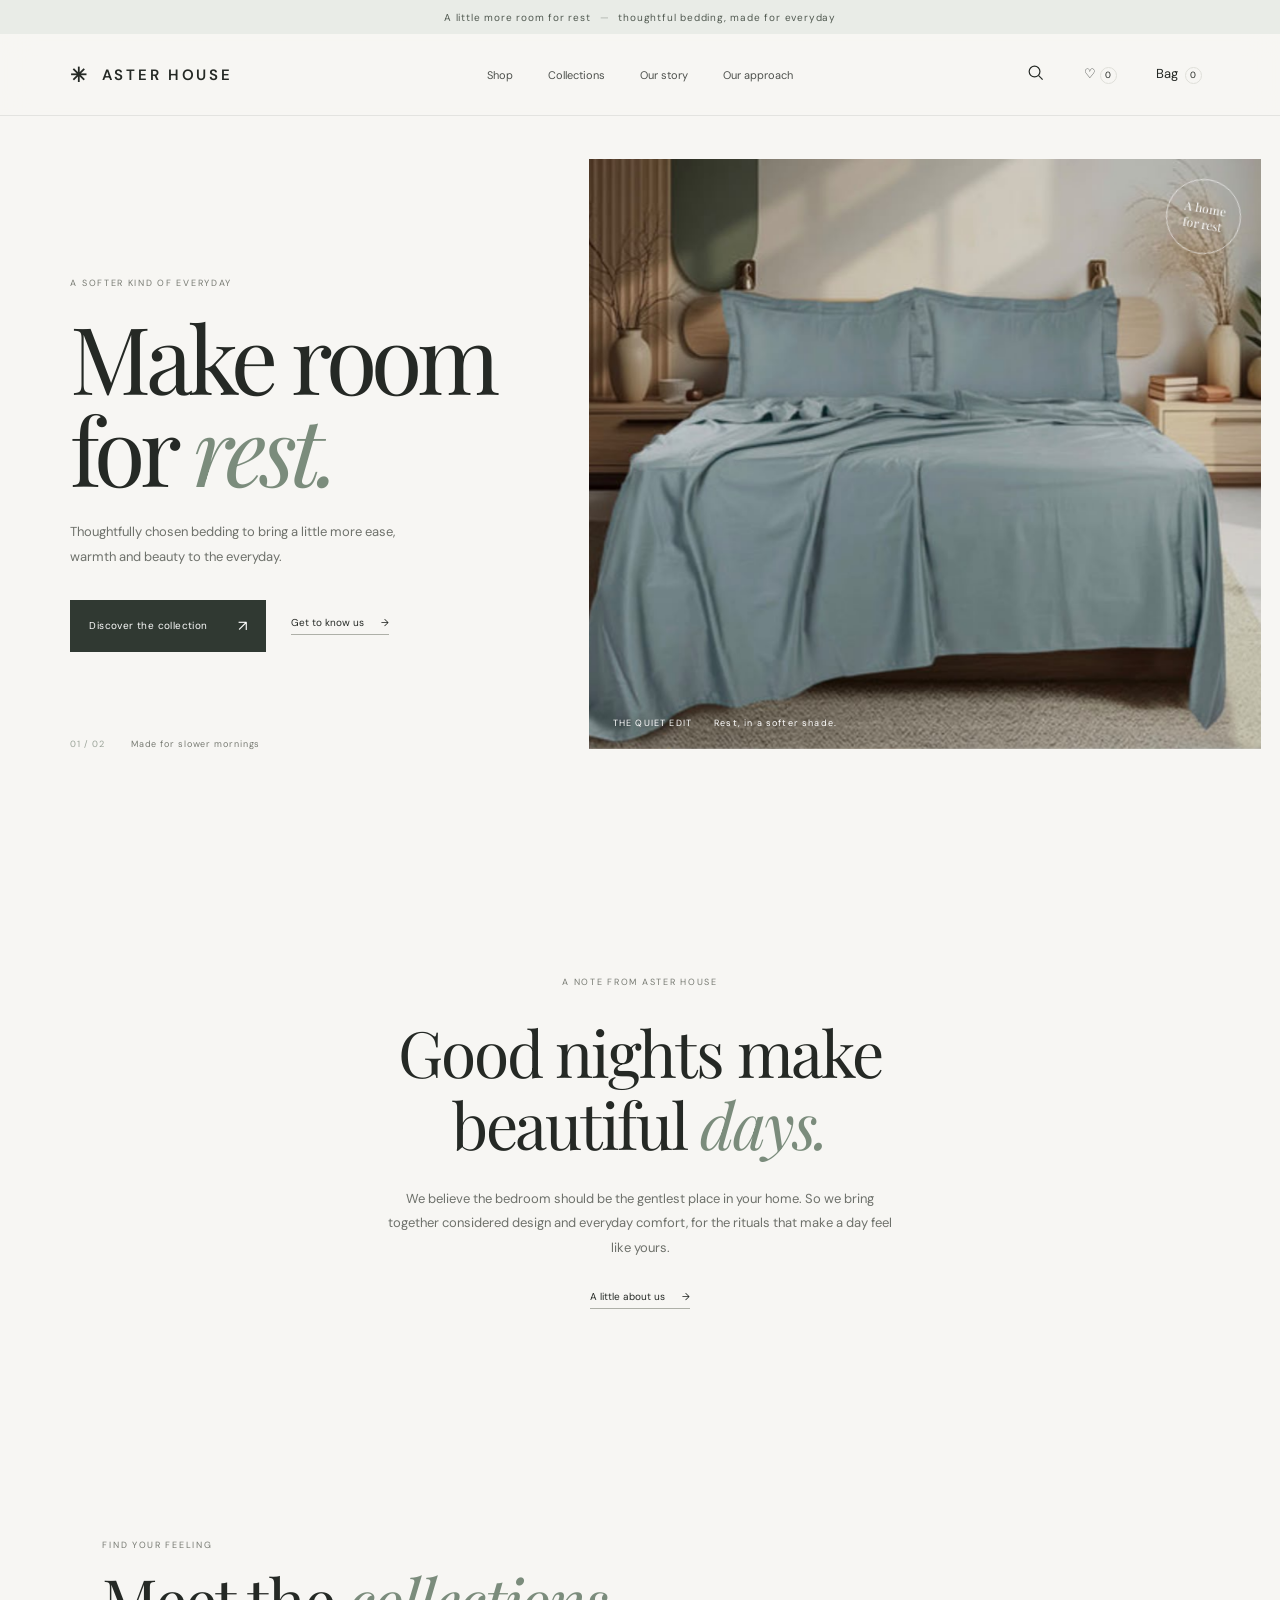
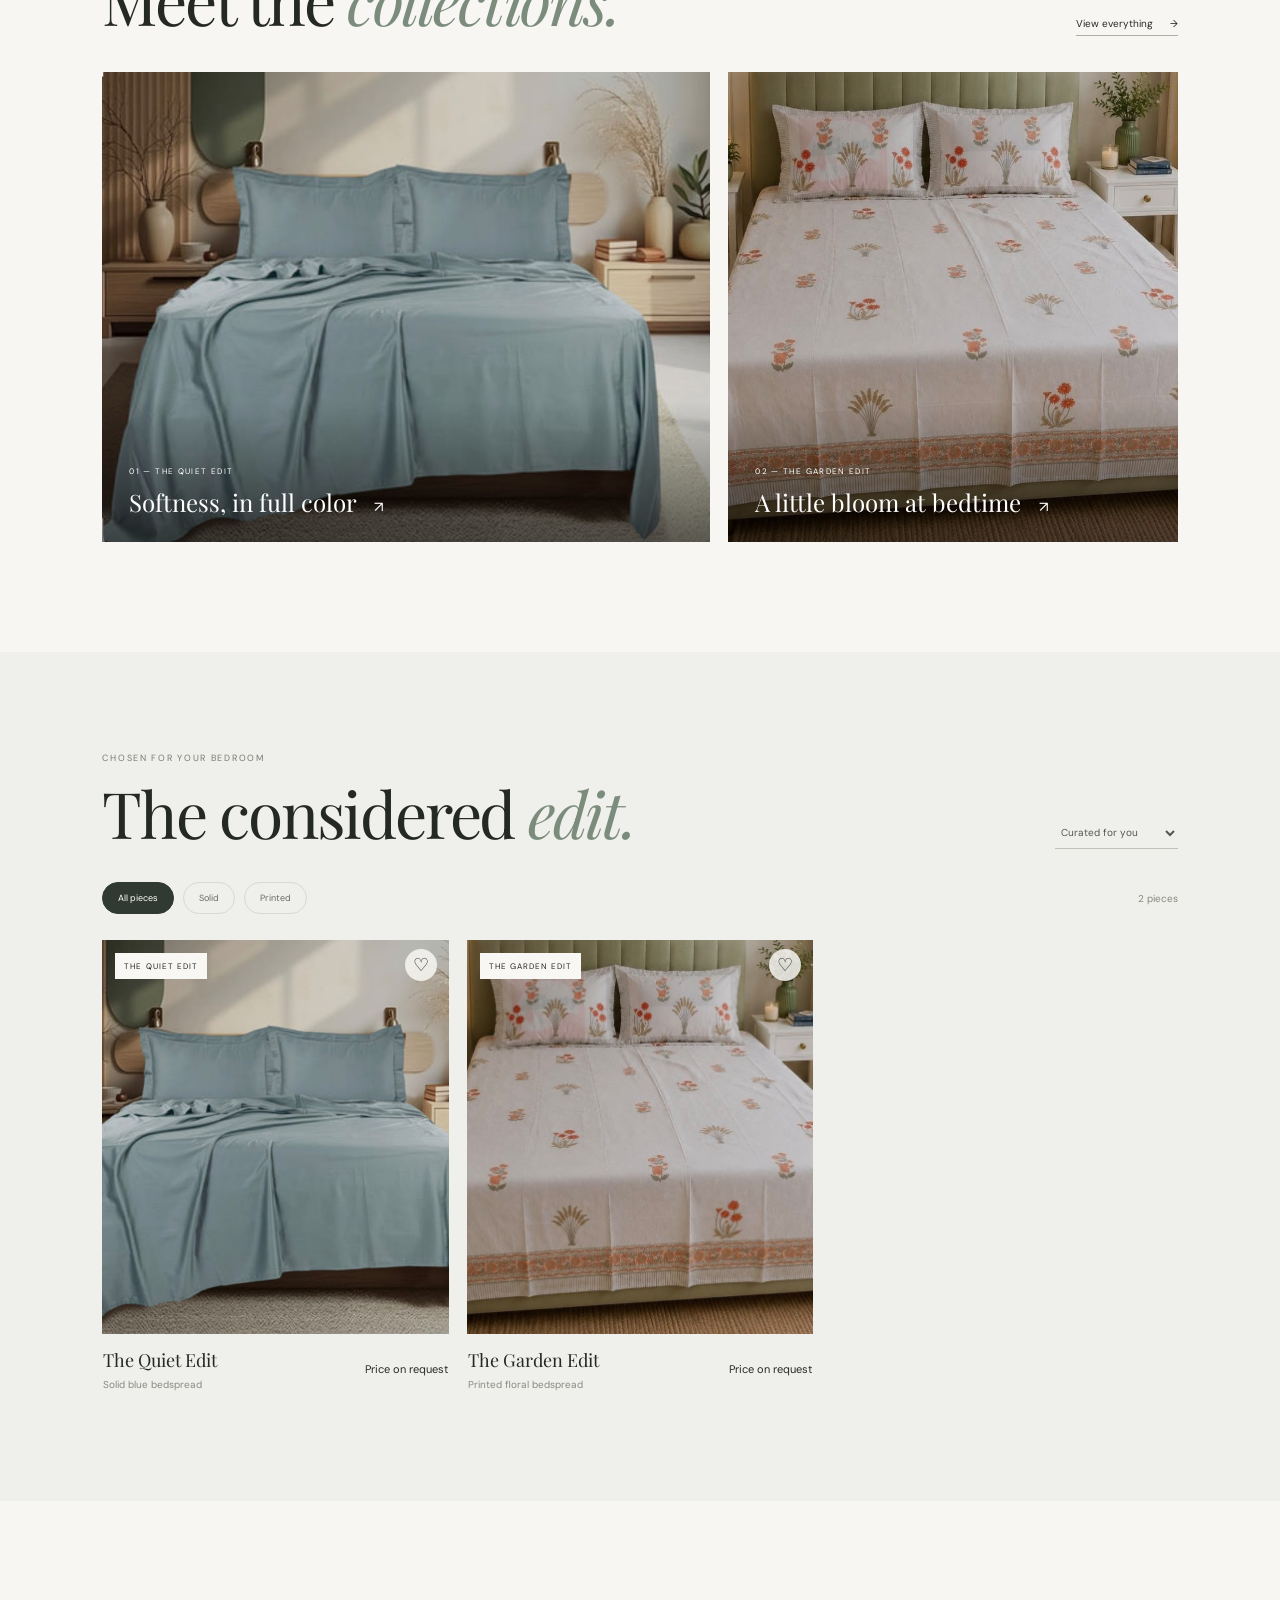
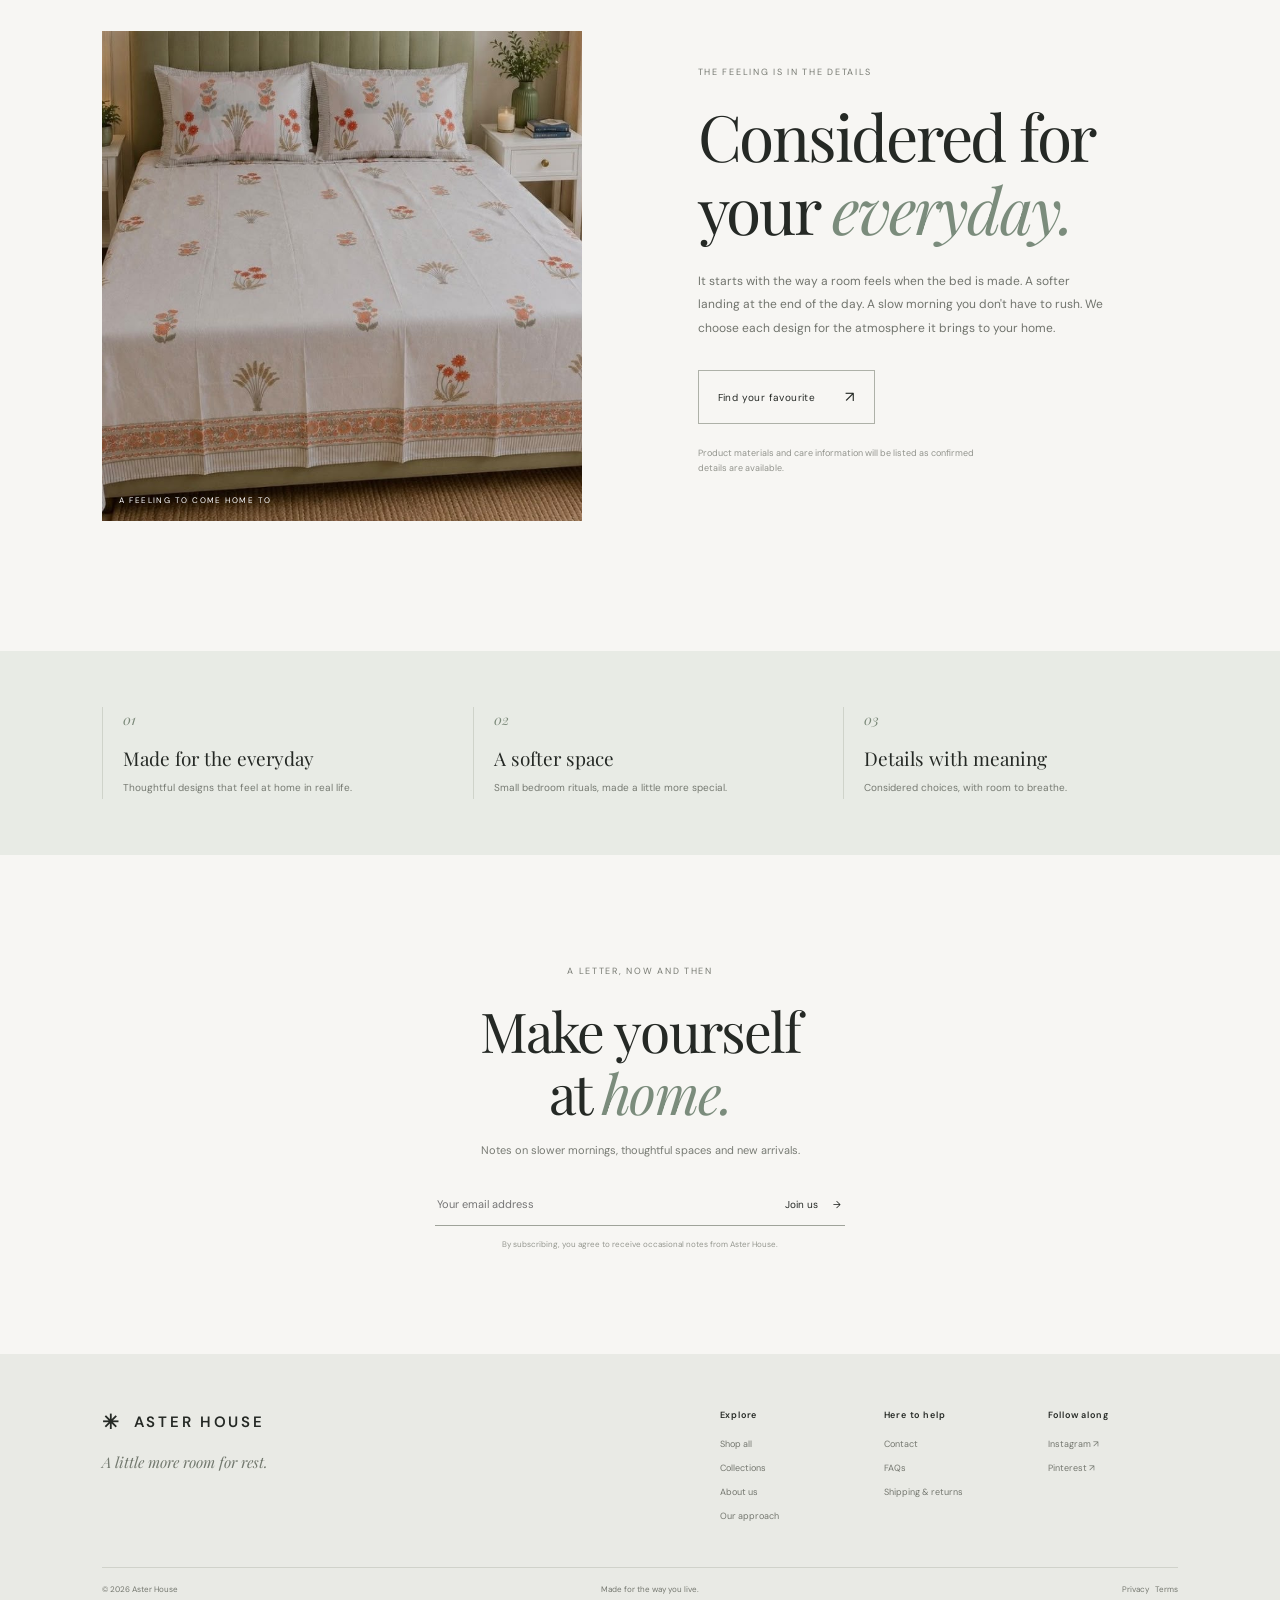
<file: index.html>
<!doctype html>
<html lang="en">
<head>
  <meta charset="UTF-8" />
  <meta name="viewport" content="width=device-width, initial-scale=1" />
  <meta name="theme-color" content="#f7f6f3" />
  <meta name="description" content="Thoughtfully chosen bedding for softer, more beautiful nights. Discover elegant bedroom essentials from Aster House." />
  <meta property="og:title" content="Aster House — A softer kind of everyday" />
  <meta property="og:description" content="Bedding to make room for rest." />
  <meta property="og:type" content="website" />
  <title>Aster House — A softer kind of everyday</title>
  <link rel="canonical" href="/" />
  <link rel="preconnect" href="https://fonts.googleapis.com" />
  <link rel="preconnect" href="https://fonts.gstatic.com" crossorigin />
  <link href="https://fonts.googleapis.com/css2?family=DM+Sans:wght@400;500;600;700&family=Playfair+Display:wght@400;500&display=swap" rel="stylesheet" />
  <link rel="stylesheet" href="styles.css" />
</head>
<body>
  <div class="announcement">A little more room for rest <span>—</span> thoughtful bedding, made for everyday</div>
  <header class="header" id="top">
    <button class="icon-button menu-toggle" aria-label="Open navigation" aria-expanded="false">☰</button>
    <a class="wordmark" href="#home" aria-label="Aster House home"><span class="mark">✳</span> ASTER HOUSE</a>
    <nav class="main-nav" aria-label="Main navigation">
      <a href="#shop">Shop</a><a href="#collections">Collections</a><a href="about.html">Our story</a><a href="#quality">Our approach</a>
    </nav>
    <div class="header-actions">
      <button class="icon-button search-open" aria-label="Search products"><svg viewBox="0 0 24 24"><circle cx="10.8" cy="10.8" r="6.8"/><path d="m16 16 5 5"/></svg></button>
      <button class="icon-button wishlist-open" aria-label="Open wishlist">♡<span class="count" id="wish-count">0</span></button>
      <button class="icon-button cart-open" aria-label="Open shopping bag">Bag <span class="count" id="cart-count">0</span></button>
    </div>
  </header>
  <main id="home">
    <section class="hero">
      <div class="hero-copy"><p class="eyebrow">A softer kind of everyday</p><h1>Make room<br />for <em>rest.</em></h1><p class="hero-text">Thoughtfully chosen bedding to bring a little more ease, warmth and beauty to the everyday.</p><div class="hero-actions"><a class="button button-dark" href="#shop">Discover the collection <span>↗</span></a><a class="text-link" href="#story">Get to know us <span>→</span></a></div><div class="hero-note"><span>01 / 02</span><span>Made for slower mornings</span></div></div>
      <div class="hero-image-wrap"><img class="hero-image" src="assets-blue.jpeg" alt="Calm bedroom with a light blue bedspread" /><div class="image-caption"><span>THE QUIET EDIT</span><span>Rest, in a softer shade.</span></div><div class="hero-stamp">A home<br />for rest</div></div>
    </section>
    <section class="intro section-pad" id="story"><p class="eyebrow">A note from Aster House</p><h2>Good nights make<br />beautiful <em>days.</em></h2><p class="intro-copy">We believe the bedroom should be the gentlest place in your home. So we bring together considered design and everyday comfort, for the rituals that make a day feel like yours.</p><a class="text-link" href="#about">A little about us <span>→</span></a></section>
    <section class="collections section-pad" id="collections"><div class="section-heading"><div><p class="eyebrow">Find your feeling</p><h2>Meet the <em>collections.</em></h2></div><a class="text-link" href="#shop">View everything <span>→</span></a></div><div class="collection-grid"><a class="collection-card collection-solid" href="#shop" data-filter="solid"><img src="assets-blue.jpeg" alt="Soft blue bedding in a considered bedroom" loading="lazy"/><span class="collection-meta"><span>01 — THE QUIET EDIT</span><b>Softness, in full color <i>↗</i></b></span></a><a class="collection-card collection-print" href="#shop" data-filter="printed"><img src="assets-floral.jpeg" alt="Floral patterned bedding in a bright bedroom" loading="lazy"/><span class="collection-meta"><span>02 — THE GARDEN EDIT</span><b>A little bloom at bedtime <i>↗</i></b></span></a></div></section>
    <section class="shop section-pad" id="shop"><div class="section-heading"><div><p class="eyebrow">Chosen for your bedroom</p><h2>The considered <em>edit.</em></h2></div><div class="shop-controls"><label class="sr-only" for="sort">Sort products</label><select id="sort"><option value="featured">Curated for you</option><option value="price-low">Price: low to high</option><option value="price-high">Price: high to low</option><option value="name">Name</option></select></div></div><div class="filters"><button class="filter-chip active" data-filter="all">All pieces</button><button class="filter-chip" data-filter="solid">Solid</button><button class="filter-chip" data-filter="printed">Printed</button><span class="result-count" id="result-count"></span></div><div class="product-grid" id="product-grid" aria-live="polite"></div></section>
    <section class="editorial section-pad" id="quality"><div class="editorial-image"><img src="assets-floral.jpeg" alt="A softly styled floral bedroom" loading="lazy"/><span class="editorial-index">A FEELING TO COME HOME TO</span></div><div class="editorial-copy"><p class="eyebrow">The feeling is in the details</p><h2>Considered for<br />your <em>everyday.</em></h2><p>It starts with the way a room feels when the bed is made. A softer landing at the end of the day. A slow morning you don't have to rush. We choose each design for the atmosphere it brings to your home.</p><a href="#shop" class="button button-outline">Find your favourite <span>↗</span></a><p class="small-note">Product materials and care information will be listed as confirmed details are available.</p></div></section>
    <section class="promise section-pad"><div><span>01</span><h3>Made for the everyday</h3><p>Thoughtful designs that feel at home in real life.</p></div><div><span>02</span><h3>A softer space</h3><p>Small bedroom rituals, made a little more special.</p></div><div><span>03</span><h3>Details with meaning</h3><p>Considered choices, with room to breathe.</p></div></section>
    <section class="newsletter section-pad"><p class="eyebrow">A letter, now and then</p><h2>Make yourself<br />at <em>home.</em></h2><p>Notes on slower mornings, thoughtful spaces and new arrivals.</p><form id="newsletter-form"><label class="sr-only" for="newsletter-email">Email address</label><input id="newsletter-email" type="email" placeholder="Your email address" required/><button aria-label="Subscribe">Join us <span>→</span></button></form><small id="newsletter-message">By subscribing, you agree to receive occasional notes from Aster House.</small></section>
  </main>
  <footer class="footer" id="about"><div class="footer-top"><div><a class="wordmark" href="#home"><span class="mark">✳</span> ASTER HOUSE</a><p>A little more room for rest.</p></div><div class="footer-links"><div><b>Explore</b><a href="#shop">Shop all</a><a href="#collections">Collections</a><a href="about.html">About us</a><a href="#quality">Our approach</a></div><div><b>Here to help</b><a href="#contact">Contact</a><a href="#faq">FAQs</a><a href="#shipping">Shipping & returns</a></div><div><b>Follow along</b><a href="#instagram">Instagram ↗</a><a href="#pinterest">Pinterest ↗</a></div></div></div><div class="footer-bottom"><span>© 2026 Aster House</span><span>Made for the way you live.</span><span><a href="#privacy">Privacy</a> &nbsp; <a href="#terms">Terms</a></span></div></footer>
  <div class="overlay" id="overlay"></div>
  <aside class="drawer" id="cart-drawer" aria-label="Shopping bag" aria-hidden="true"><div class="drawer-head"><div><p class="eyebrow">Your edit</p><h2>Your bag <span id="drawer-count">(0)</span></h2></div><button class="close-drawer icon-button" aria-label="Close bag">×</button></div><div class="drawer-content" id="cart-items"></div><div class="drawer-foot" id="cart-footer"></div></aside>
  <aside class="drawer" id="wishlist-drawer" aria-label="Wishlist" aria-hidden="true"><div class="drawer-head"><div><p class="eyebrow">Saved for later</p><h2>Your wishlist</h2></div><button class="close-drawer icon-button" aria-label="Close wishlist">×</button></div><div class="drawer-content" id="wishlist-items"></div></aside>
  <div class="modal" id="search-modal" role="dialog" aria-modal="true" aria-label="Search products"><div class="modal-head"><p class="eyebrow">Find your favourite</p><button class="modal-close icon-button" aria-label="Close search">×</button></div><label class="sr-only" for="search-input">Search</label><input id="search-input" type="search" placeholder="Search bedding, colour, collection…"/><div id="search-results"></div></div>
  <div class="toast" id="toast" role="status" aria-live="polite"></div>
  <script src="app.js" defer></script>
</body>
</html>
</file>
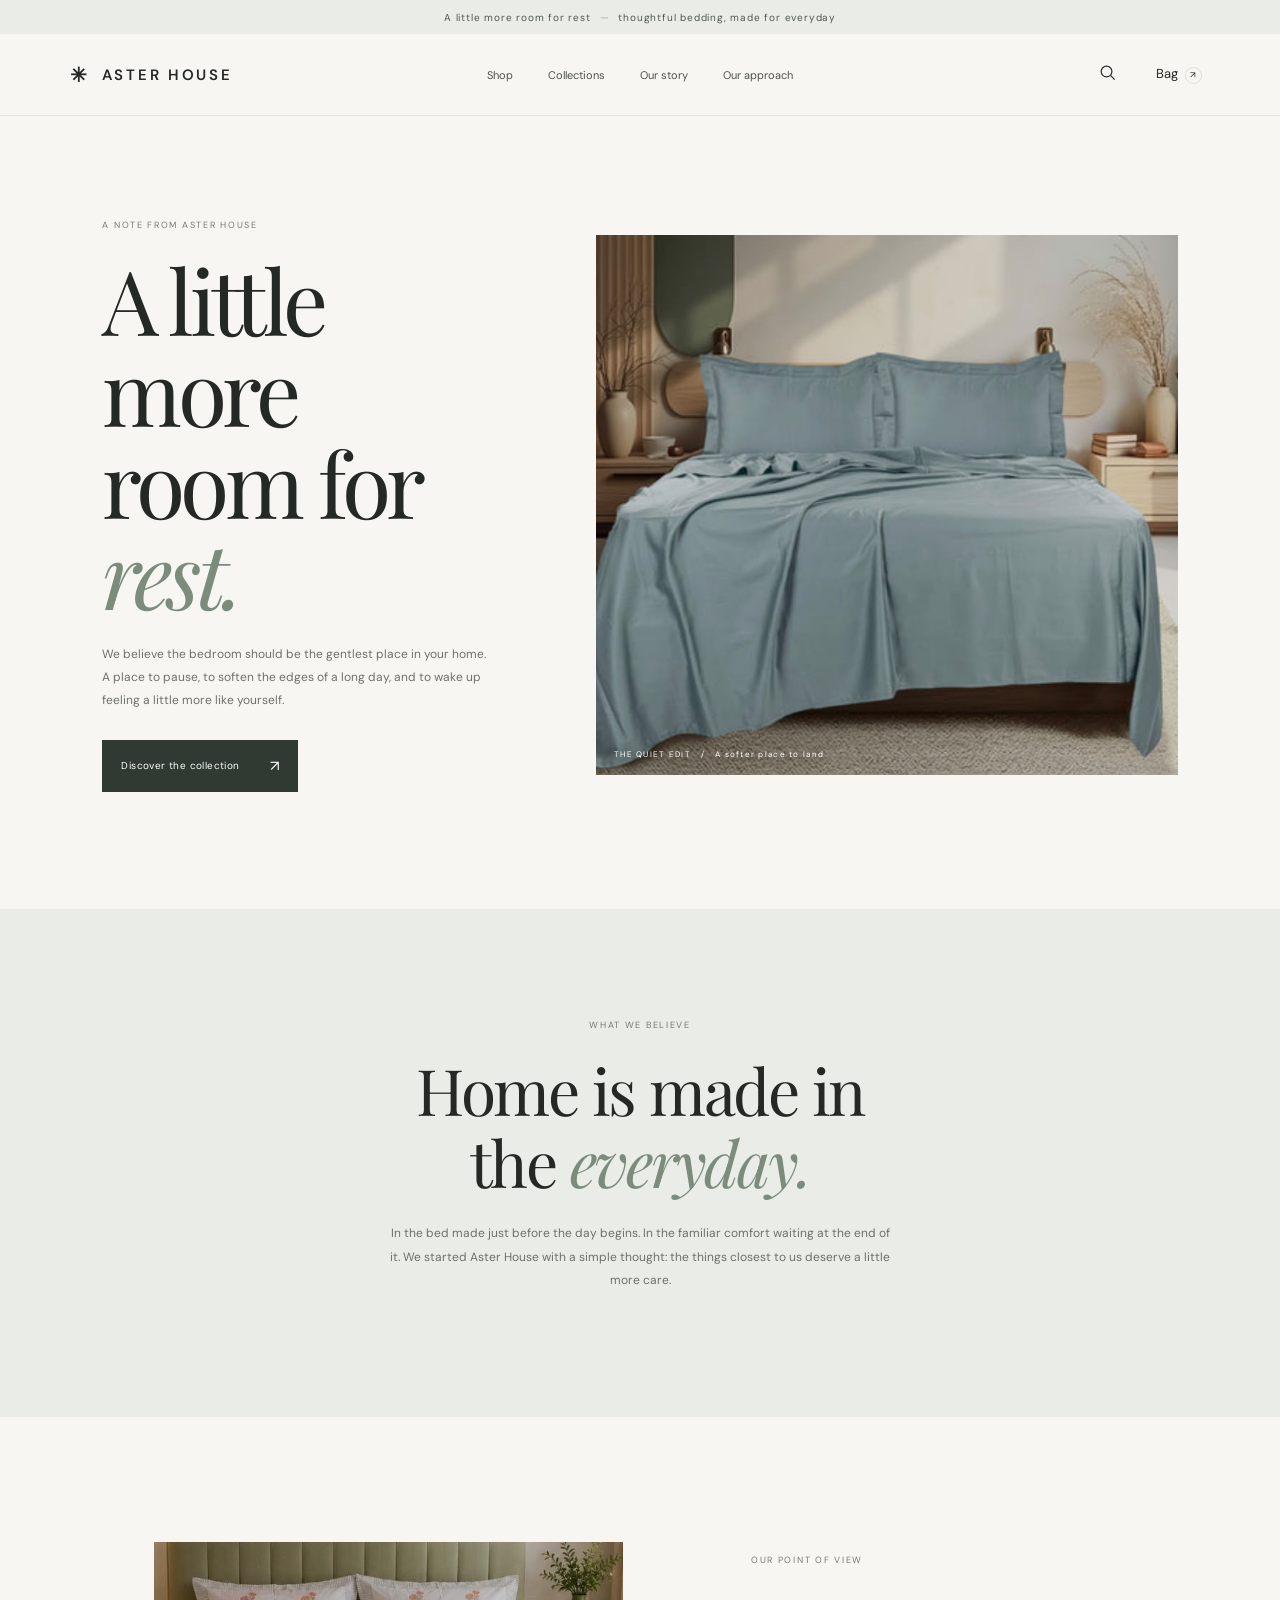
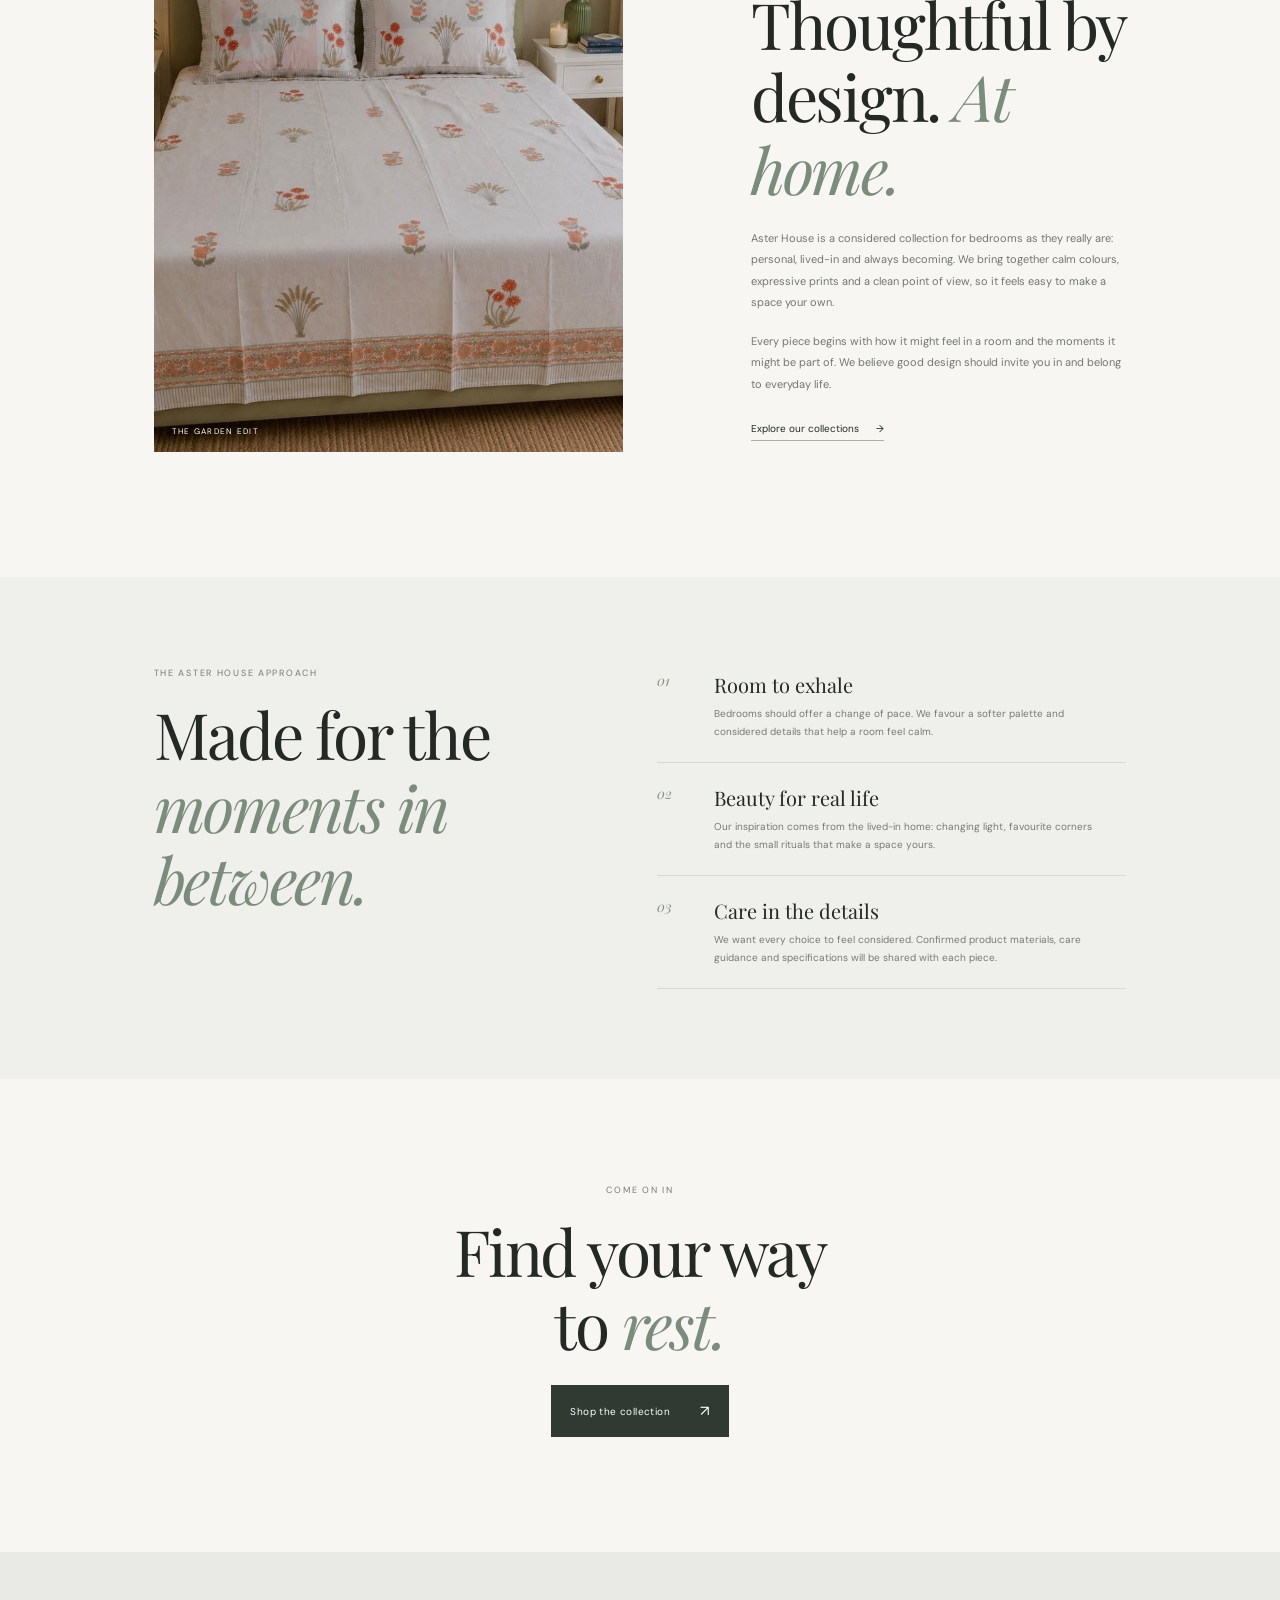
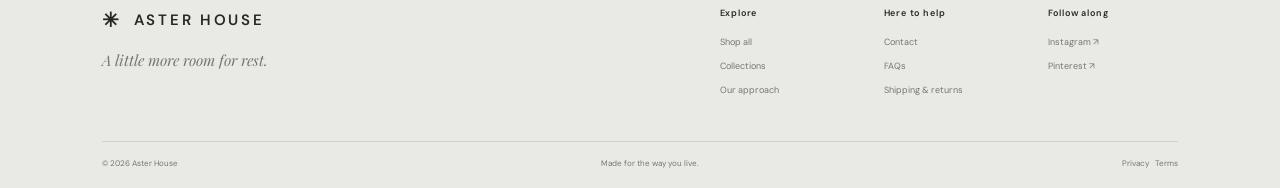
<file: about.html>
<!doctype html>
<html lang="en">
<head>
  <meta charset="UTF-8" />
  <meta name="viewport" content="width=device-width, initial-scale=1" />
  <meta name="theme-color" content="#f7f6f3" />
  <meta name="description" content="Meet Aster House: a thoughtful approach to bedding, bedrooms and the everyday rituals that make a place feel like home." />
  <meta property="og:title" content="Our story — Aster House" />
  <meta property="og:description" content="A little more room for rest." />
  <meta property="og:type" content="website" />
  <title>Our story — Aster House</title>
  <link rel="canonical" href="/about.html" />
  <link rel="preconnect" href="https://fonts.googleapis.com" />
  <link rel="preconnect" href="https://fonts.gstatic.com" crossorigin />
  <link href="https://fonts.googleapis.com/css2?family=DM+Sans:wght@400;500;600;700&family=Playfair+Display:wght@400;500&display=swap" rel="stylesheet" />
  <link rel="stylesheet" href="styles.css" />
  <link rel="stylesheet" href="about.css" />
</head>
<body>
  <div class="announcement">A little more room for rest <span>—</span> thoughtful bedding, made for everyday</div>
  <header class="header" id="top">
    <button class="icon-button menu-toggle" aria-label="Open navigation" aria-expanded="false">☰</button>
    <a class="wordmark" href="index.html" aria-label="Aster House home"><span class="mark">✳</span> ASTER HOUSE</a>
    <nav class="main-nav" aria-label="Main navigation">
      <a href="index.html#shop">Shop</a><a href="index.html#collections">Collections</a><a href="about.html" aria-current="page">Our story</a><a href="index.html#quality">Our approach</a>
    </nav>
    <div class="header-actions">
      <a class="icon-button search-open" href="index.html#shop" aria-label="Browse products"><svg viewBox="0 0 24 24"><circle cx="10.8" cy="10.8" r="6.8"/><path d="m16 16 5 5"/></svg></a>
      <a class="icon-button cart-open" href="index.html#shop" aria-label="Shop the collection">Bag <span class="count">↗</span></a>
    </div>
  </header>
  <main>
    <section class="about-hero">
      <div class="about-hero-copy"><p class="eyebrow">A note from Aster House</p><h1>A little more<br />room for <em>rest.</em></h1><p>We believe the bedroom should be the gentlest place in your home. A place to pause, to soften the edges of a long day, and to wake up feeling a little more like yourself.</p><a class="button button-dark" href="index.html#shop">Discover the collection <span>↗</span></a></div>
      <figure class="about-hero-image"><img src="assets-blue.jpeg" alt="Light blue bedding styled in a calm, sunlit bedroom"/><figcaption>THE QUIET EDIT &nbsp; / &nbsp; A softer place to land</figcaption></figure>
    </section>
    <section class="about-belief">
      <p class="eyebrow">What we believe</p>
      <h2>Home is made in<br />the <em>everyday.</em></h2>
      <p>In the bed made just before the day begins. In the familiar comfort waiting at the end of it. We started Aster House with a simple thought: the things closest to us deserve a little more care.</p>
    </section>
    <section class="about-origin">
      <figure class="origin-image"><img src="assets-floral.jpeg" alt="Floral bedding in a thoughtfully styled bedroom" loading="lazy"/><figcaption>THE GARDEN EDIT</figcaption></figure>
      <div class="origin-copy"><p class="eyebrow">Our point of view</p><h2>Thoughtful by<br />design. <em>At home.</em></h2><p>Aster House is a considered collection for bedrooms as they really are: personal, lived-in and always becoming. We bring together calm colours, expressive prints and a clean point of view, so it feels easy to make a space your own.</p><p>Every piece begins with how it might feel in a room and the moments it might be part of. We believe good design should invite you in and belong to everyday life.</p><a href="index.html#collections" class="text-link">Explore our collections <span>→</span></a></div>
    </section>
    <section class="about-values">
      <div class="values-heading"><p class="eyebrow">The Aster House approach</p><h2>Made for the<br /><em>moments in between.</em></h2></div>
      <div class="value-list">
        <article><span>01</span><div><h3>Room to exhale</h3><p>Bedrooms should offer a change of pace. We favour a softer palette and considered details that help a room feel calm.</p></div></article>
        <article><span>02</span><div><h3>Beauty for real life</h3><p>Our inspiration comes from the lived-in home: changing light, favourite corners and the small rituals that make a space yours.</p></div></article>
        <article><span>03</span><div><h3>Care in the details</h3><p>We want every choice to feel considered. Confirmed product materials, care guidance and specifications will be shared with each piece.</p></div></article>
      </div>
    </section>
    <section class="about-last"><p class="eyebrow">Come on in</p><h2>Find your way<br />to <em>rest.</em></h2><a class="button button-dark" href="index.html#shop">Shop the collection <span>↗</span></a></section>
  </main>
  <footer class="footer"><div class="footer-top"><div><a class="wordmark" href="index.html"><span class="mark">✳</span> ASTER HOUSE</a><p>A little more room for rest.</p></div><div class="footer-links"><div><b>Explore</b><a href="index.html#shop">Shop all</a><a href="index.html#collections">Collections</a><a href="index.html#quality">Our approach</a></div><div><b>Here to help</b><a href="mailto:hello@asterhouse.example">Contact</a><a href="index.html#faq">FAQs</a><a href="index.html#shipping">Shipping & returns</a></div><div><b>Follow along</b><a href="index.html#instagram">Instagram ↗</a><a href="index.html#pinterest">Pinterest ↗</a></div></div></div><div class="footer-bottom"><span>© 2026 Aster House</span><span>Made for the way you live.</span><span><a href="index.html#privacy">Privacy</a> &nbsp; <a href="index.html#terms">Terms</a></span></div></footer>
  <script>
    const menu = document.querySelector('.menu-toggle');
    menu.addEventListener('click', () => { const nav=document.querySelector('.main-nav'); const open=nav.classList.toggle('open'); menu.setAttribute('aria-expanded', String(open)); });
    document.querySelector('.main-nav').addEventListener('click', () => { document.querySelector('.main-nav').classList.remove('open'); menu.setAttribute('aria-expanded','false'); });
    window.addEventListener('scroll', () => document.querySelector('.header').classList.toggle('compact', scrollY>50), {passive:true});
  </script>
</body>
</html>
</file>
<file: styles.css>
:root{--paper:#f7f6f3;--white:#fff;--ink:#252925;--muted:#777a72;--line:#deded8;--sage:#dce3dc;--serif:'Playfair Display',Georgia,serif;--sans:'DM Sans',Arial,sans-serif}*{box-sizing:border-box}html{scroll-behavior:smooth;scroll-padding-top:90px}body{margin:0;background:var(--paper);color:var(--ink);font-family:var(--sans);font-size:14px;-webkit-font-smoothing:antialiased}button,input,select{font:inherit}button,a{-webkit-tap-highlight-color:transparent}a{color:inherit;text-decoration:none}button{color:inherit}.announcement{height:34px;background:#e9ece7;display:flex;align-items:center;justify-content:center;gap:9px;font-size:10px;letter-spacing:.08em;color:#505950}.announcement span{opacity:.45}.header{height:82px;display:grid;grid-template-columns:1fr auto 1fr;align-items:center;padding:0 5.5vw;border-bottom:1px solid rgba(37,41,37,.09);position:sticky;top:0;z-index:20;background:rgba(247,246,243,.93);backdrop-filter:blur(16px);transition:height .3s}.header.compact{height:66px}.wordmark{font-size:15px;font-weight:600;letter-spacing:.18em;white-space:nowrap}.mark{display:inline-block;font-size:20px;vertical-align:-2px;margin-right:5px}.main-nav,.header-actions{display:flex;align-items:center;gap:35px}.main-nav a{font-size:11px;color:#4e514d;transition:opacity .2s}.main-nav a:hover,.text-link:hover{opacity:.6}.header-actions{justify-content:flex-end;gap:23px}.icon-button{border:0;background:none;padding:8px;cursor:pointer;position:relative;font-size:13px}.icon-button svg{width:19px;height:19px;fill:none;stroke:currentColor;stroke-width:1.5}.count{display:inline-flex;align-items:center;justify-content:center;min-width:17px;height:17px;border:1px solid var(--line);border-radius:50%;font-size:9px;margin-left:4px}.menu-toggle{display:none}.hero{min-height:620px;height:min(720px,calc(100vh - 116px));display:grid;grid-template-columns:41% 59%;padding:0 5.5vw 45px;gap:4vw;align-items:center;max-width:1600px;margin:auto}.hero-copy{padding:42px 0 20px;position:relative;z-index:1}.eyebrow{font-size:9px;letter-spacing:.19em;text-transform:uppercase;color:var(--muted);margin:0 0 22px}.hero h1{font:400 clamp(60px,7.3vw,106px)/.98 var(--serif);letter-spacing:-.055em;margin:0}.hero h1 em,h2 em{font-weight:400;color:#7b8c7c}.hero-text{font-size:13px;line-height:1.9;max-width:330px;color:#6e716b;margin:26px 0 30px}.hero-actions{display:flex;align-items:center;gap:25px;flex-wrap:wrap}.button{display:inline-flex;align-items:center;justify-content:space-between;gap:30px;padding:16px 19px;font-size:10px;letter-spacing:.04em;transition:transform .25s,background .25s}.button:hover{transform:translateY(-2px)}.button-dark{background:#303932;color:white}.button-dark:hover{background:#566458}.button span{font-size:15px}.text-link{font-size:10px;border-bottom:1px solid #aeb0a8;padding:0 0 5px;transition:opacity .2s}.text-link span{margin-left:14px}.hero-note{position:absolute;bottom:-78px;left:0;display:flex;gap:26px;font-size:9px;letter-spacing:.1em;color:#777a72}.hero-note span:first-child{color:#9aa398}.hero-image-wrap{height:100%;max-height:590px;position:relative;overflow:hidden}.hero-image{width:100%;height:100%;object-fit:cover;object-position:50% 54%;animation:arrive 1.2s cubic-bezier(.2,.7,.3,1) both;transform-origin:center}@keyframes arrive{from{transform:scale(1.06);opacity:.5}to{transform:scale(1);opacity:1}}.image-caption{position:absolute;left:24px;bottom:20px;display:flex;gap:22px;color:white;text-shadow:0 1px 8px #0008;font-size:9px;letter-spacing:.13em}.hero-stamp{position:absolute;right:20px;top:20px;width:75px;height:75px;border:1px solid #fff9;border-radius:50%;display:grid;place-content:center;text-align:center;color:white;text-shadow:0 1px 6px #0006;font:12px/1.3 var(--serif);transform:rotate(10deg)}.section-pad{padding:110px 8vw}.intro{text-align:center;padding-top:140px;padding-bottom:125px}.intro .eyebrow{margin-bottom:28px}.intro h2,.section-heading h2,.editorial h2,.newsletter h2{font:400 clamp(40px,5vw,66px)/1.13 var(--serif);letter-spacing:-.035em;margin:0}.intro-copy{max-width:510px;margin:26px auto 25px;line-height:1.9;color:#6e716b;font-size:13px}.section-heading{display:flex;justify-content:space-between;align-items:flex-end;margin-bottom:36px}.section-heading .eyebrow{margin-bottom:13px}.collection-grid{display:grid;grid-template-columns:1.15fr .85fr;gap:18px}.collection-card{height:470px;overflow:hidden;position:relative;background:#e9e8e1}.collection-card img{height:100%;width:100%;object-fit:cover;transition:transform .7s cubic-bezier(.2,.65,.25,1)}.collection-card:hover img{transform:scale(1.035)}.collection-solid img{object-position:50% 53%}.collection-print img{object-position:50% 55%}.collection-meta{position:absolute;bottom:0;left:0;right:0;padding:65px 27px 24px;background:linear-gradient(transparent,#0008);color:white;display:flex;flex-direction:column;gap:10px}.collection-meta>span{font-size:8px;letter-spacing:.17em}.collection-meta b{font:400 24px var(--serif)}.collection-meta i{font:normal 15px var(--sans);margin-left:12px}.shop{padding-top:100px;background:#efefeb}.shop-controls select{border:0;border-bottom:1px solid #bfc1b9;border-radius:0;background:none;padding:8px 20px 8px 2px;font-size:10px;color:#555;outline-offset:4px}.filters{display:flex;align-items:center;gap:9px;margin:-3px 0 26px}.filter-chip{padding:9px 15px;background:transparent;border:1px solid #d8d9d3;border-radius:30px;font-size:9px;color:#676b64;cursor:pointer;transition:.2s}.filter-chip.active,.filter-chip:hover{background:#313a32;color:white;border-color:#313a32}.result-count{margin-left:auto;color:#868980;font-size:10px}.product-grid{display:grid;grid-template-columns:repeat(3,1fr);gap:42px 18px}.product-card{min-width:0}.product-photo{position:relative;aspect-ratio:.88;background:#e4e4de;overflow:hidden}.product-photo img{width:100%;height:100%;object-fit:cover;transition:transform .65s cubic-bezier(.2,.7,.3,1)}.product-card:hover .product-photo img{transform:scale(1.035)}.product-label{position:absolute;top:13px;left:13px;font-size:8px;letter-spacing:.13em;background:#f8f7f3;padding:8px 9px}.heart-button{position:absolute;right:12px;top:9px;background:#f8f7f3d9;border:0;border-radius:50%;width:32px;height:32px;font-size:18px;cursor:pointer}.heart-button.saved{color:#b56d68}.quick-add{position:absolute;left:12px;right:12px;bottom:12px;background:#f8f7f3ed;border:0;padding:13px;font-size:9px;letter-spacing:.08em;text-transform:uppercase;opacity:0;transform:translateY(6px);transition:.25s;cursor:pointer}.product-card:hover .quick-add,.quick-add:focus{opacity:1;transform:none}.product-info{padding:14px 1px 0;display:grid;grid-template-columns:1fr auto;gap:6px}.product-name{font:400 18px var(--serif)}.product-descriptor{color:#888a83;font-size:10px;grid-column:1}.product-price{font-size:11px;grid-column:2;grid-row:1/3;align-self:center}.product-price s{color:#999;margin-right:5px}.editorial{display:grid;grid-template-columns:1fr 1fr;gap:9vw;align-items:center;padding-top:130px;padding-bottom:130px}.editorial-image{height:490px;position:relative}.editorial-image img{width:100%;height:100%;object-fit:cover}.editorial-index{position:absolute;bottom:16px;left:17px;color:white;font-size:8px;letter-spacing:.18em}.editorial-copy .eyebrow{margin-bottom:22px}.editorial-copy h2{margin-bottom:25px}.editorial-copy>p:not(.eyebrow):not(.small-note){max-width:410px;line-height:1.95;color:#71746d;font-size:12px;margin:0 0 28px}.button-outline{border:1px solid #aeb1a8;margin-top:2px}.button-outline:hover{background:#e8e9e2}.small-note{font-size:9px;color:#92948d;line-height:1.7;max-width:300px;margin-top:22px}.promise{padding-top:56px;padding-bottom:56px;background:#e8ebe5;display:grid;grid-template-columns:repeat(3,1fr);gap:36px}.promise>div{padding:3px 20px;border-left:1px solid #cfd3ca}.promise span{font:italic 14px var(--serif);color:#798777}.promise h3{font:400 19px var(--serif);margin:16px 0 8px}.promise p{font-size:10px;color:#767a72;line-height:1.7;margin:0}.newsletter{text-align:center;padding-top:110px;padding-bottom:105px}.newsletter h2{font-size:55px}.newsletter>p:not(.eyebrow){font-size:11px;color:#787b74;margin:20px 0 26px}.newsletter form{max-width:410px;margin:auto;border-bottom:1px solid #9fa39a;display:flex}.newsletter input{flex:1;min-width:0;border:0;background:none;padding:14px 2px;font-size:11px;outline:none}.newsletter form button{border:0;background:none;font-size:10px;cursor:pointer;padding:0 4px 0 20px}.newsletter form button span{margin-left:12px}.newsletter small{display:block;font-size:8px;color:#95978f;margin-top:13px}.footer{background:#e9eae5;padding:55px 8vw 20px}.footer-top{display:flex;justify-content:space-between;gap:50px;padding-bottom:45px}.footer-top>div:first-child p{font:italic 15px var(--serif);color:#73796f;margin-top:17px}.footer-links{display:grid;grid-template-columns:repeat(3,130px);gap:34px}.footer-links>div{display:flex;flex-direction:column;gap:12px}.footer-links b{font-size:9px;letter-spacing:.09em;font-weight:600;margin-bottom:5px}.footer-links a,.footer-bottom{font-size:9px;color:#74776f}.footer-links a:hover{text-decoration:underline}.footer-bottom{border-top:1px solid #d0d2ca;padding-top:16px;display:flex;justify-content:space-between;font-size:8px}.overlay{position:fixed;inset:0;background:#1f252099;z-index:29;opacity:0;visibility:hidden;transition:.3s}.overlay.visible{opacity:1;visibility:visible}.drawer{position:fixed;z-index:30;top:0;right:0;width:min(450px,100%);height:100dvh;background:var(--paper);transform:translateX(102%);transition:transform .38s cubic-bezier(.22,.7,.25,1);display:flex;flex-direction:column;padding:31px}.drawer.open{transform:translateX(0)}.drawer-head{display:flex;justify-content:space-between;align-items:flex-start;border-bottom:1px solid var(--line);padding-bottom:21px}.drawer-head .eyebrow{margin-bottom:8px}.drawer-head h2{font:400 29px var(--serif);margin:0}.drawer-head h2 span{font:11px var(--sans);color:#8d9088}.close-drawer{font-size:26px;font-weight:300}.drawer-content{overflow:auto;flex:1}.empty-state{text-align:center;padding:75px 15px;color:#7b7e76;font:18px var(--serif)}.empty-state p{font:10px/1.8 var(--sans);max-width:220px;margin:12px auto 20px}.drawer-row{display:grid;grid-template-columns:82px 1fr auto;gap:14px;padding:17px 0;border-bottom:1px solid var(--line);align-items:center}.drawer-row img{width:82px;height:94px;object-fit:cover}.drawer-row h3{font:16px var(--serif);margin:0 0 5px}.drawer-row p{font-size:9px;color:#8a8d86;margin:0 0 8px}.drawer-row strong{font-size:10px;font-weight:500}.qty{display:flex;align-items:center;gap:10px;margin-top:10px}.qty button,.remove-item{border:0;background:none;cursor:pointer;color:#777}.drawer-foot{border-top:1px solid var(--line);padding-top:20px}.subtotal{display:flex;justify-content:space-between;font-size:11px;margin-bottom:18px}.drawer-foot .button{width:100%}.drawer-foot p{font-size:9px;text-align:center;color:#898c85;margin:12px 0}.modal{position:fixed;z-index:35;top:15vh;left:50%;transform:translate(-50%,-10px);width:min(680px,calc(100% - 32px));background:var(--paper);padding:30px;opacity:0;visibility:hidden;transition:.25s;box-shadow:0 15px 50px #0002}.modal.open{opacity:1;visibility:visible;transform:translate(-50%,0)}.modal-head{display:flex;justify-content:space-between}.modal-head .eyebrow{margin:9px 0 17px}.modal-close{font-size:26px}.modal>input{width:100%;border:0;border-bottom:1px solid #aaa;background:none;font:22px var(--serif);padding:12px 0 17px;outline:none}.search-row{display:flex;gap:14px;padding:14px 0;border-bottom:1px solid var(--line);align-items:center}.search-row img{width:56px;height:62px;object-fit:cover}.search-row b{font:16px var(--serif)}.search-row span{display:block;font-size:10px;color:#777;margin-top:6px}.search-empty{font-size:11px;color:#777;padding:20px 0}.toast{position:fixed;z-index:50;bottom:24px;left:50%;transform:translate(-50%,15px);background:#303932;color:white;padding:13px 19px;font-size:10px;opacity:0;transition:.25s;pointer-events:none}.toast.show{opacity:1;transform:translate(-50%,0)}.sr-only{position:absolute;width:1px;height:1px;padding:0;margin:-1px;overflow:hidden;clip:rect(0,0,0,0);white-space:nowrap;border:0}body.locked{overflow:hidden}:focus-visible{outline:2px solid #718372;outline-offset:3px}
@media(max-width:900px){.header{padding:0 4vw}.main-nav{gap:18px}.main-nav a{font-size:10px}.header-actions{gap:12px}.hero{padding-left:5vw;padding-right:5vw;grid-template-columns:42% 58%;gap:2vw;min-height:560px}.hero h1{font-size:clamp(58px,8vw,80px)}.section-pad{padding-left:6vw;padding-right:6vw}.collection-card{height:380px}.editorial{gap:6vw}.editorial-image{height:410px}}
@media(max-width:640px){.announcement{height:30px;font-size:8px;letter-spacing:.04em}.header,.header.compact{height:62px;padding:0 14px;grid-template-columns:1fr auto 1fr}.menu-toggle{display:block;grid-column:1;grid-row:1;padding-left:0}.wordmark{grid-column:2;font-size:12px;letter-spacing:.15em}.mark{font-size:17px}.main-nav{position:absolute;top:61px;left:0;right:0;background:var(--paper);display:none;flex-direction:column;align-items:flex-start;gap:0;padding:8px 23px 20px;border-bottom:1px solid var(--line)}.main-nav.open{display:flex}.main-nav a{font-size:12px;padding:13px 0;width:100%;border-bottom:1px solid #e5e4df}.header-actions{grid-column:3;grid-row:1;gap:3px}.header-actions .icon-button{padding:7px;font-size:11px}.header-actions .wishlist-open{display:none}.header-actions svg{width:17px}.hero{height:auto;min-height:0;display:flex;flex-direction:column-reverse;align-items:stretch;padding:16px 15px 0;gap:0}.hero-image-wrap{height:62vw;min-height:250px;max-height:390px}.hero-copy{padding:35px 5px 44px}.hero .eyebrow{margin-bottom:15px}.hero h1{font-size:66px}.hero-text{font-size:12px;margin:18px 0 23px}.hero-actions{gap:17px}.button{padding:15px 16px;gap:20px;font-size:9px}.hero-note{position:static;margin-top:27px}.hero-stamp{width:62px;height:62px;font-size:10px}.image-caption{font-size:7px;left:13px;bottom:12px;gap:12px}.section-pad{padding:75px 18px}.intro{padding-top:83px;padding-bottom:82px}.intro h2,.section-heading h2,.editorial h2{font-size:43px}.intro-copy{font-size:11px;margin-top:20px}.section-heading{align-items:flex-end;gap:16px;margin-bottom:24px}.section-heading>.text-link{font-size:9px;white-space:nowrap;margin-bottom:5px}.collections .collection-grid{grid-template-columns:1fr;gap:12px}.collection-card{height:105vw;max-height:440px}.collection-grid .collection-print{height:90vw}.collection-meta{padding:58px 18px 18px}.collection-meta b{font-size:21px}.shop{padding-top:70px;padding-bottom:70px}.shop .section-heading{align-items:flex-start;flex-direction:column;gap:14px}.shop-controls select{font-size:9px}.filters{overflow:auto;margin-bottom:20px;padding-bottom:3px}.filter-chip{white-space:nowrap;padding:8px 13px}.product-grid{grid-template-columns:repeat(2,minmax(0,1fr));gap:27px 11px}.product-photo{aspect-ratio:.72}.product-label{font-size:7px;top:8px;left:8px;padding:7px}.heart-button{right:7px;top:6px;width:29px;height:29px}.quick-add{opacity:1;transform:none;left:6px;right:6px;bottom:6px;padding:10px 4px;font-size:7px}.product-info{padding-top:10px;gap:5px}.product-name{font-size:15px}.product-descriptor{font-size:8px}.product-price{font-size:9px}.editorial{grid-template-columns:1fr;gap:30px;padding-top:75px;padding-bottom:80px}.editorial-image{height:105vw;max-height:440px}.editorial-copy{padding:0 3px}.editorial-copy h2{margin-bottom:17px}.editorial-copy>p:not(.eyebrow):not(.small-note){font-size:11px}.promise{grid-template-columns:1fr;gap:19px;padding-top:44px;padding-bottom:44px}.promise>div{padding:0 0 0 14px}.promise h3{font-size:18px;margin:8px 0 4px}.newsletter{padding-top:76px;padding-bottom:76px}.newsletter h2{font-size:48px}.footer{padding:42px 20px 18px}.footer-top{flex-direction:column;gap:30px;padding-bottom:30px}.footer-links{grid-template-columns:repeat(3,1fr);gap:12px}.footer-links b{font-size:8px}.footer-links a{font-size:8px}.footer-bottom{gap:10px;flex-wrap:wrap;font-size:7px}.drawer{padding:23px 19px}.modal{top:8vh;padding:22px}.modal>input{font-size:18px}}
@media(prefers-reduced-motion:reduce){*,*::before,*::after{scroll-behavior:auto!important;animation-duration:.01ms!important;animation-iteration-count:1!important;transition-duration:.01ms!important}}
</file>
<file: about.css>
.about-hero{display:grid;grid-template-columns:.82fr 1.18fr;gap:7vw;align-items:center;padding:78px 8vw 92px;max-width:1600px;margin:auto}.about-hero-copy{padding:25px 0}.about-hero h1{font:400 clamp(56px,7vw,92px)/1.02 var(--serif);letter-spacing:-.05em;margin:0 0 24px}.about-hero h1 em,.about-belief h2 em,.origin-copy h2 em,.values-heading h2 em,.about-last h2 em{font-weight:400;color:#7b8c7c}.about-hero-copy>p:not(.eyebrow){max-width:385px;font-size:12px;line-height:1.95;color:#6e716b;margin:0 0 27px}.about-hero-image{height:540px;margin:0;position:relative}.about-hero-image img,.origin-image img{width:100%;height:100%;object-fit:cover}.about-hero-image figcaption,.origin-image figcaption{position:absolute;bottom:16px;left:18px;color:#fff;text-shadow:0 1px 8px #0008;font-size:8px;letter-spacing:.16em}.about-belief{text-align:center;padding:110px 20px 125px;background:#e9ece7}.about-belief .eyebrow{margin-bottom:23px}.about-belief h2,.origin-copy h2,.values-heading h2,.about-last h2{font:400 clamp(42px,5vw,66px)/1.13 var(--serif);letter-spacing:-.035em;margin:0}.about-belief>p:last-child{max-width:510px;font-size:12px;line-height:1.95;color:#6e716b;margin:24px auto 0}.about-origin{display:grid;grid-template-columns:1fr .8fr;gap:10vw;align-items:center;padding:125px 12vw}.origin-image{height:510px;margin:0;position:relative}.origin-copy .eyebrow{margin-bottom:22px}.origin-copy h2{margin-bottom:23px}.origin-copy>p:not(.eyebrow){font-size:11px;line-height:1.95;color:#73766f;margin:0 0 17px}.origin-copy .text-link{display:inline-block;margin-top:10px}.about-values{display:grid;grid-template-columns:.8fr 1fr;gap:10vw;padding:90px 12vw;background:#efefeb}.values-heading .eyebrow{margin-bottom:19px}.value-list article{display:grid;grid-template-columns:42px 1fr;gap:15px;padding:21px 0;border-bottom:1px solid #d7d9d2}.value-list article:first-child{padding-top:4px}.value-list article>span{font:italic 14px var(--serif);color:#839081}.value-list h3{font:400 20px var(--serif);margin:0 0 7px}.value-list p{font-size:10px;line-height:1.8;color:#777a73;margin:0;max-width:390px}.about-last{text-align:center;padding:105px 20px 115px}.about-last .eyebrow{margin-bottom:19px}.about-last .button{margin-top:25px}
@media(max-width:760px){.about-hero{grid-template-columns:1fr;gap:0;padding:35px 17px 0}.about-hero-copy{padding:18px 4px 31px}.about-hero h1{font-size:62px}.about-hero-image{height:68vw;min-height:260px;max-height:430px}.about-belief{padding:80px 24px 87px}.about-belief h2,.origin-copy h2,.values-heading h2,.about-last h2{font-size:45px}.about-origin{grid-template-columns:1fr;gap:30px;padding:77px 18px}.origin-image{height:100vw;max-height:440px}.origin-copy{padding:0 3px}.about-values{grid-template-columns:1fr;gap:34px;padding:68px 20px}.about-last{padding:77px 20px 85px}}
</file>
